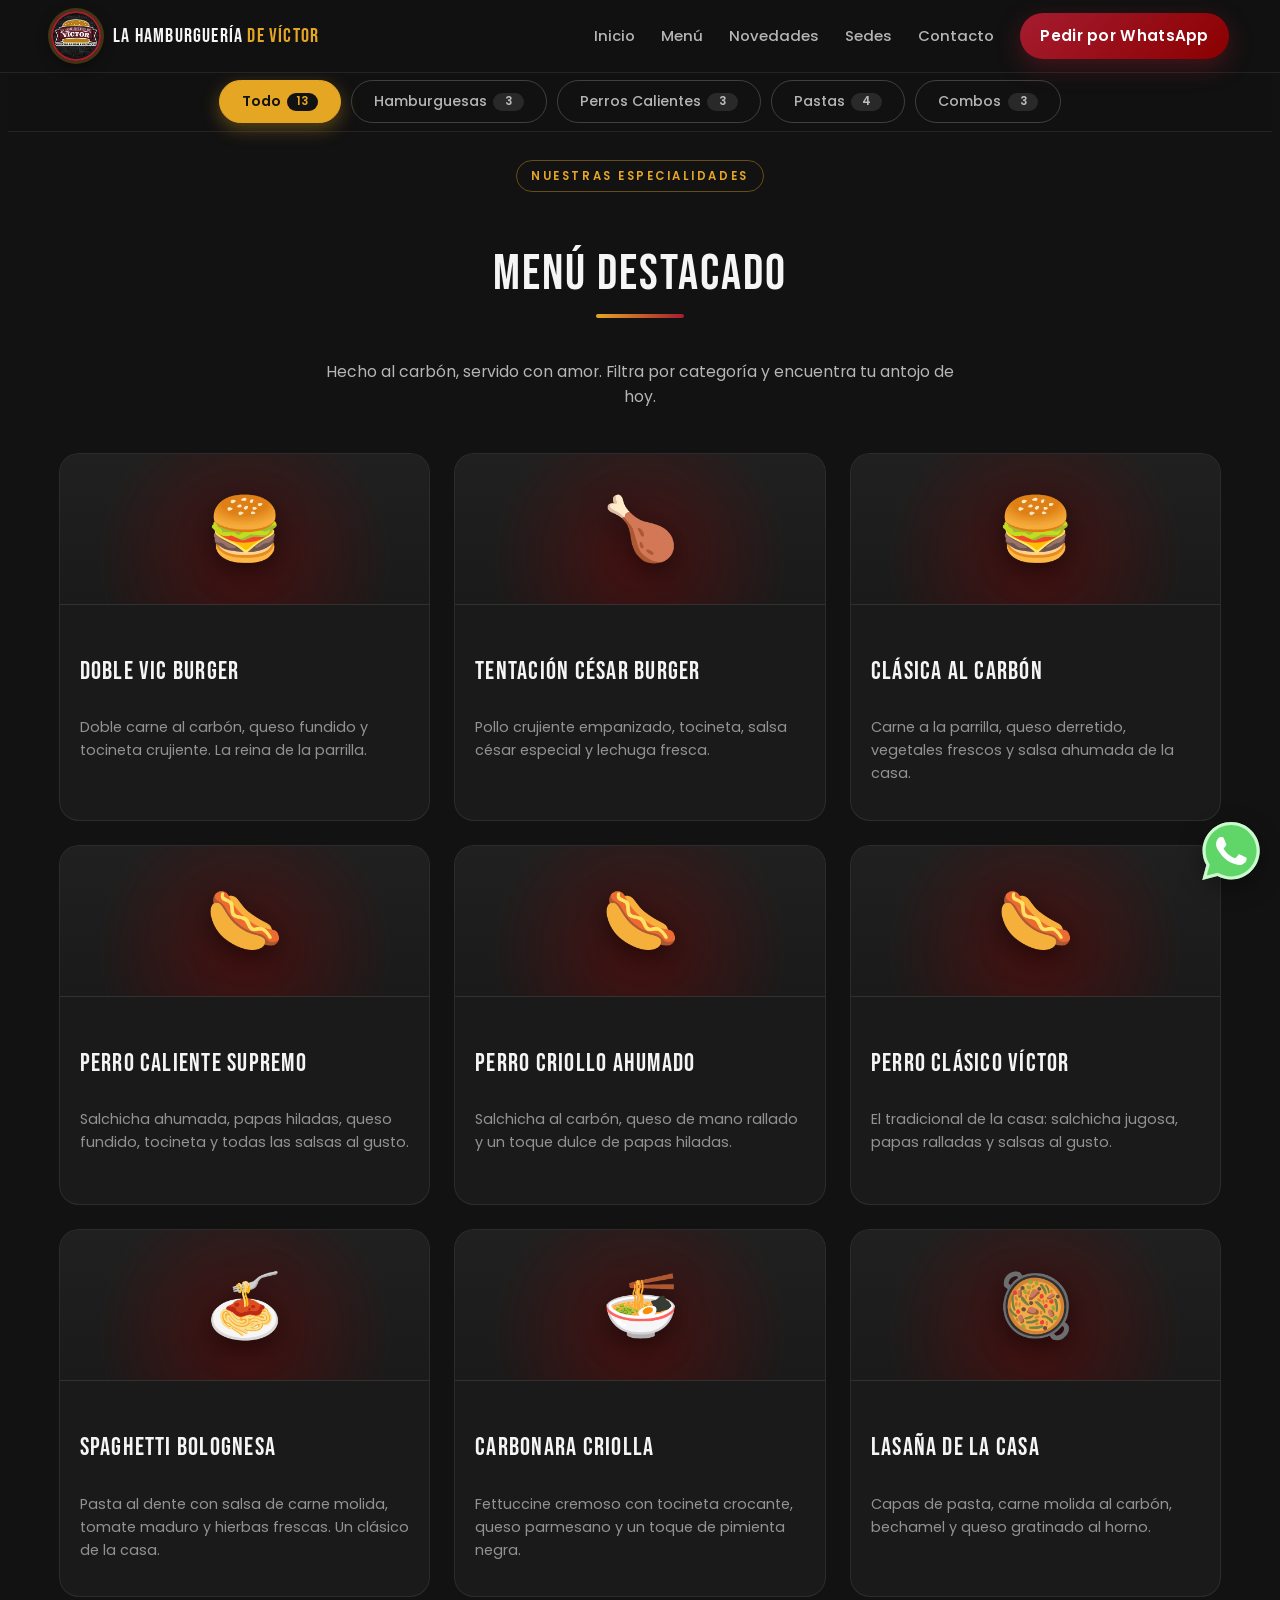
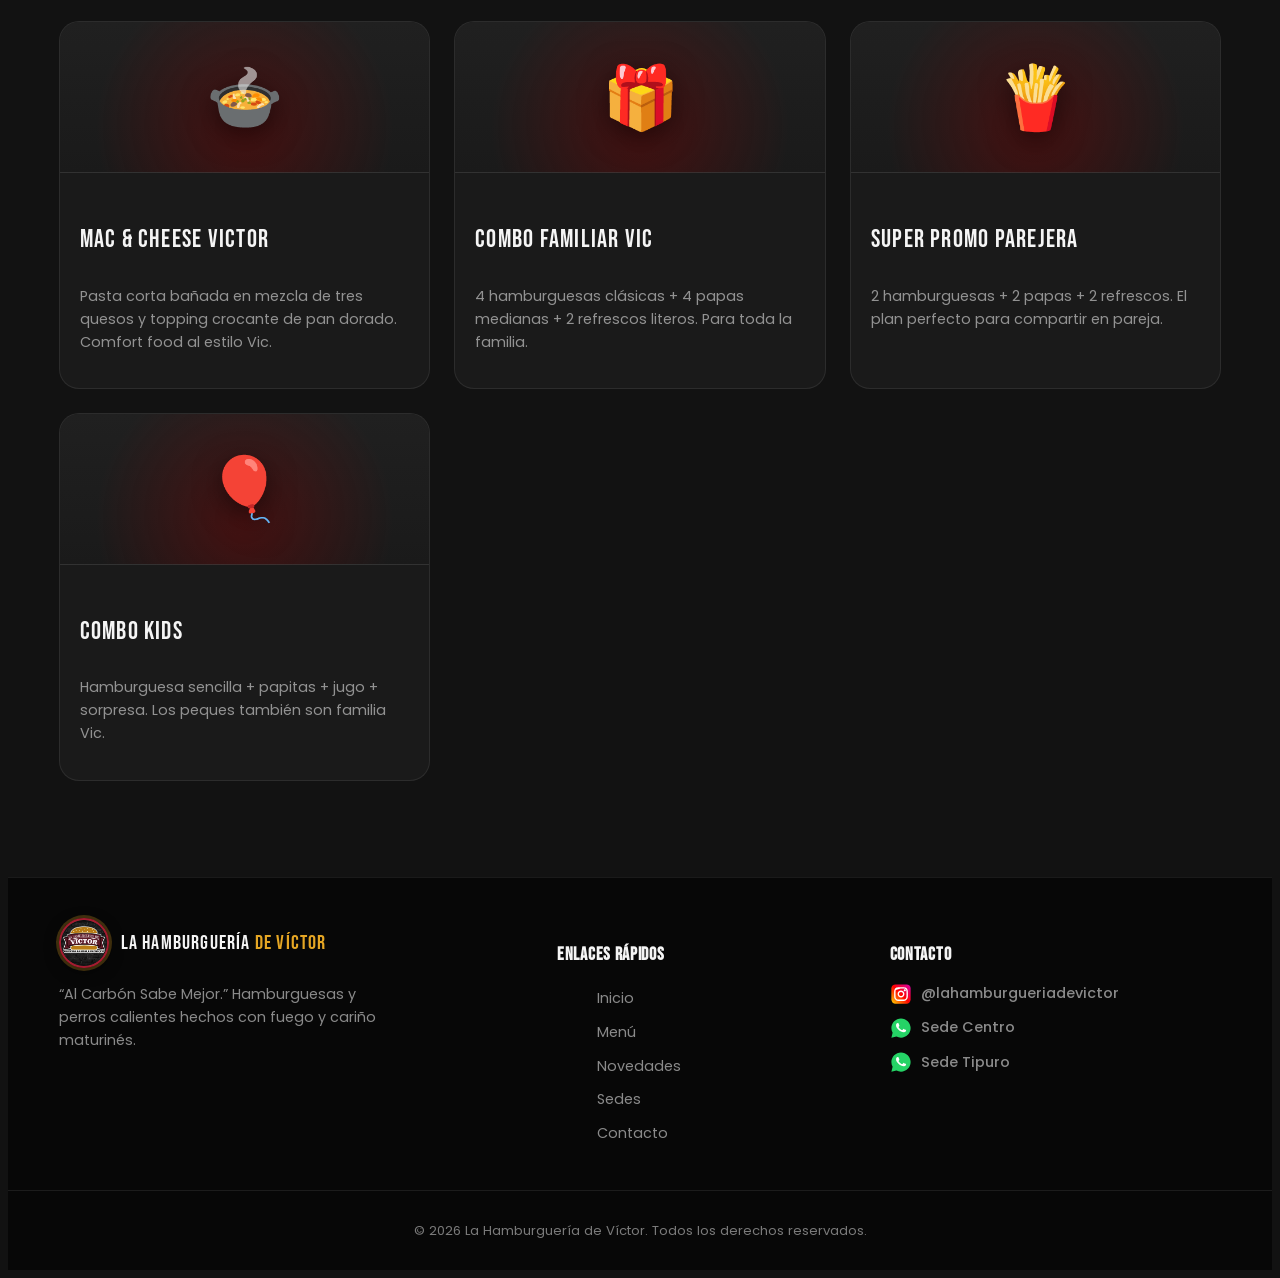
<file: menu.html>
<!DOCTYPE html>
<html lang="es">
<head>
  <meta charset="UTF-8" />
  <meta name="viewport" content="width=device-width, initial-scale=1.0" />
  <meta name="description" content="Menú de La Hamburguería de Víctor | Al Carbón Sabe Mejor. Hamburguesas, perros calientes, arepas y lunchs en Maturín." />
  <meta name="theme-color" content="#121212" />
  <link rel="icon" type="image/png" sizes="32x32" href="assets/favicon-32x32.png" />
  <link rel="apple-touch-icon" href="assets/logo_circular.webp" />
  <title>Menú | La Hamburguería de Víctor</title>
  <link rel="preconnect" href="https://fonts.googleapis.com" />
  <link rel="preconnect" href="https://fonts.gstatic.com" crossorigin />
  <link href="https://fonts.googleapis.com/css2?family=Bebas+Neue&family=Poppins:wght@300;400;500;600;700&display=swap" rel="stylesheet" />
  <link rel="stylesheet" href="styles.css" />
</head>
<body>
  <a class="skip-link" href="#menu">Saltar al contenido principal</a>

  <header class="navbar" id="navbar">
    <div class="container nav-inner">
      <a href="index.html#inicio" class="brand" aria-label="La Hamburguería de Víctor — Ir al inicio">
        <span class="brand-logo" aria-hidden="true"><img src="assets/logo_circular.webp" alt="" width="46" height="46" loading="lazy" /></span>
        <span class="brand-text">La Hamburguería <strong>de Víctor</strong></span>
      </a>
      <nav class="nav-menu" id="navMenu" aria-label="Navegación principal">
        <a href="index.html#inicio" class="nav-link">Inicio</a>
        <a href="menu.html" class="nav-link active">Menú</a>
        <a href="index.html#novedades" class="nav-link">Novedades</a>
        <a href="index.html#sedes" class="nav-link">Sedes</a>
        <a href="index.html#contacto" class="nav-link">Contacto</a>
        <a href="https://wa.me/584249023408?text=%C2%A1Hola!%20Quiero%20hacer%20un%20pedido%20en%20La%20Hamburguer%C3%ADa%20de%20V%C3%ADctor%20%F0%9F%8D%94"
           class="btn btn-primary nav-cta" target="_blank" rel="noopener">Pedir por WhatsApp</a>
      </nav>
      <button class="nav-toggle" id="navToggle" aria-expanded="false" aria-controls="navMenu" aria-label="Abrir menú de navegación">
        <span></span><span></span><span></span>
      </button>
    </div>
  </header>

  <main>
    <div class="filters" role="group" aria-label="Filtros de categoría del menú" id="menuFilters">
      <div class="container filters-inner">
        <button class="filter-btn active" data-filter="all">Todo <span class="filter-count">0</span></button>
        <button class="filter-btn" data-filter="hamburguesas">Hamburguesas <span class="filter-count">0</span></button>
        <button class="filter-btn" data-filter="perros">Perros Calientes <span class="filter-count">0</span></button>
        <button class="filter-btn" data-filter="pastas">Pastas <span class="filter-count">0</span></button>
        <button class="filter-btn" data-filter="combos">Combos <span class="filter-count">0</span></button>
      </div>
    </div>

    <section class="section menu" id="menu">
      <div class="container">
        <header class="section-head reveal visible">
          <span class="kicker">Nuestras Especialidades</span>
          <h2>Menú Destacado</h2>
          <p>Hecho al carbón, servido con amor. Filtra por categoría y encuentra tu antojo de hoy.</p>
        </header>

        <div class="menu-grid" id="menuGrid">
          <!-- HAMBURGUESAS -->
          <article class="card reveal visible" data-category="hamburguesas">
            <div class="card-media"><span class="card-emoji">🍔</span></div>
            <div class="card-body">
              <h3>Doble Vic Burger</h3>
              <p>Doble carne al carbón, queso fundido y tocineta crujiente. La reina de la parrilla.</p>
            </div>
          </article>

          <article class="card reveal visible" data-category="hamburguesas">
            <div class="card-media"><span class="card-emoji">🍗</span></div>
            <div class="card-body">
              <h3>Tentación César Burger</h3>
              <p>Pollo crujiente empanizado, tocineta, salsa césar especial y lechuga fresca.</p>
            </div>
          </article>

          <article class="card reveal visible" data-category="hamburguesas">
            <div class="card-media"><span class="card-emoji">🍔</span></div>
            <div class="card-body">
              <h3>Clásica al Carbón</h3>
              <p>Carne a la parrilla, queso derretido, vegetales frescos y salsa ahumada de la casa.</p>
            </div>
          </article>

          <!-- PERROS CALIENTES -->
          <article class="card reveal visible" data-category="perros">
            <div class="card-media"><span class="card-emoji">🌭</span></div>
            <div class="card-body">
              <h3>Perro Caliente Supremo</h3>
              <p>Salchicha ahumada, papas hiladas, queso fundido, tocineta y todas las salsas al gusto.</p>
            </div>
          </article>

          <article class="card reveal visible" data-category="perros">
            <div class="card-media"><span class="card-emoji">🌭</span></div>
            <div class="card-body">
              <h3>Perro Criollo Ahumado</h3>
              <p>Salchicha al carbón, queso de mano rallado y un toque dulce de papas hiladas.</p>
            </div>
          </article>

          <article class="card reveal visible" data-category="perros">
            <div class="card-media"><span class="card-emoji">🌭</span></div>
            <div class="card-body">
              <h3>Perro Clásico Víctor</h3>
              <p>El tradicional de la casa: salchicha jugosa, papas ralladas y salsas al gusto.</p>
            </div>
          </article>

          <!-- PASTAS -->
          <article class="card reveal visible" data-category="pastas">
            <div class="card-media"><span class="card-emoji">🍝</span></div>
            <div class="card-body">
              <h3>Spaghetti Bolognesa</h3>
              <p>Pasta al dente con salsa de carne molida, tomate maduro y hierbas frescas. Un clásico de la casa.</p>
            </div>
          </article>

          <article class="card reveal visible" data-category="pastas">
            <div class="card-media"><span class="card-emoji">🍜</span></div>
            <div class="card-body">
              <h3>Carbonara Criolla</h3>
              <p>Fettuccine cremoso con tocineta crocante, queso parmesano y un toque de pimienta negra.</p>
            </div>
          </article>

          <article class="card reveal visible" data-category="pastas">
            <div class="card-media"><span class="card-emoji">🥘</span></div>
            <div class="card-body">
              <h3>Lasaña de la Casa</h3>
              <p>Capas de pasta, carne molida al carbón, bechamel y queso gratinado al horno.</p>
            </div>
          </article>

          <article class="card reveal visible" data-category="pastas">
            <div class="card-media"><span class="card-emoji">🍲</span></div>
            <div class="card-body">
              <h3>Mac &amp; Cheese Victor</h3>
              <p>Pasta corta bañada en mezcla de tres quesos y topping crocante de pan dorado. Comfort food al estilo Vic.</p>
            </div>
          </article>

          <!-- COMBOS -->
          <article class="card reveal visible" data-category="combos">
            <div class="card-media"><span class="card-emoji">🎁</span></div>
            <div class="card-body">
              <h3>Combo Familiar Vic</h3>
              <p>4 hamburguesas clásicas + 4 papas medianas + 2 refrescos literos. Para toda la familia.</p>
            </div>
          </article>

          <article class="card reveal visible" data-category="combos">
            <div class="card-media"><span class="card-emoji">🍟</span></div>
            <div class="card-body">
              <h3>Super Promo Parejera</h3>
              <p>2 hamburguesas + 2 papas + 2 refrescos. El plan perfecto para compartir en pareja.</p>
            </div>
          </article>

          <article class="card reveal visible" data-category="combos">
            <div class="card-media"><span class="card-emoji">🎈</span></div>
            <div class="card-body">
              <h3>Combo Kids</h3>
              <p>Hamburguesa sencilla + papitas + jugo + sorpresa. Los peques también son familia Vic.</p>
            </div>
          </article>
        </div>
      </div>
    </section>
  </main>

  <!-- ============ FOOTER ============ -->
  <footer class="footer">
    <div class="container footer-grid">
      <div class="footer-brand">
        <a href="index.html#inicio" class="brand" aria-label="La Hamburguería de Víctor">
          <span class="brand-logo" aria-hidden="true"><img src="assets/logo_circular.webp" alt="" width="46" height="46" loading="lazy" /></span>
          <span class="brand-text">La Hamburguería <strong>de Víctor</strong></span>
        </a>
        <p>“Al Carbón Sabe Mejor.” Hamburguesas y perros calientes hechos con fuego y cariño maturinés.</p>
      </div>

      <nav class="footer-links" aria-label="Enlaces del pie de página">
        <h4>Enlaces rápidos</h4>
        <ul>
          <li><a href="index.html#inicio">Inicio</a></li>
          <li><a href="menu.html">Menú</a></li>
          <li><a href="index.html#novedades">Novedades</a></li>
          <li><a href="index.html#sedes">Sedes</a></li>
          <li><a href="index.html#contacto">Contacto</a></li>
        </ul>
      </nav>

      <div class="footer-contact">
        <h4>Contacto</h4>
        <div class="footer-canales">
          <a href="https://www.instagram.com/lahamburgueriadevictor/" target="_blank" rel="noopener">
            <svg viewBox="0 0 32 32" aria-hidden="true" width="22" height="22">
              <defs>
                <linearGradient id="igf0_menu" x1="0%" y1="100%" x2="100%" y2="0%"><stop offset="0%" stop-color="#ffd600"/><stop offset="50%" stop-color="#ff0100"/><stop offset="100%" stop-color="#d800b1"/></linearGradient>
              </defs>
              <rect x="2" y="2" width="28" height="28" rx="6" fill="url(#igf0_menu)"/>
              <path d="M23 10.5C23 11.3284 22.3284 12 21.5 12C20.6716 12 20 11.3284 20 10.5C20 9.67157 20.6716 9 21.5 9C22.3284 9 23 9.67157 23 10.5Z" fill="white"/>
              <path fill-rule="evenodd" clip-rule="evenodd" d="M16 21C18.7614 21 21 18.7614 21 16C21 13.2386 18.7614 11 16 11C13.2386 11 11 13.2386 11 16C11 18.7614 13.2386 21 16 21ZM16 19C17.6569 19 19 17.6569 19 16C19 14.3431 17.6569 13 16 13C14.3431 13 13 14.3431 13 16C13 17.6569 14.3431 19 16 19Z" fill="white"/>
              <path fill-rule="evenodd" clip-rule="evenodd" d="M6 15.6C6 12.2397 6 10.5595 6.65396 9.27606C7.2292 8.14708 8.14708 7.2292 9.27606 6.65396C10.5595 6 12.2397 6 15.6 6H16.4C19.7603 6 21.4405 6 22.7239 6.65396C23.8529 7.2292 24.7708 8.14708 25.346 9.27606C26 10.5595 26 12.2397 26 15.6V16.4C26 19.7603 26 21.4405 25.346 22.7239C24.7708 23.8529 23.8529 24.7708 22.7239 25.346C21.4405 26 19.7603 26 16.4 26H15.6C12.2397 26 10.5595 26 9.27606 25.346C8.14708 24.7708 7.2292 23.8529 6.65396 22.7239C6 21.4405 6 19.7603 6 16.4V15.6ZM15.6 8H16.4C18.1132 8 19.2777 8.00156 20.1779 8.0751C21.0548 8.14674 21.5032 8.27659 21.816 8.43597C22.5686 8.81947 23.1805 9.43139 23.564 10.184C23.7234 10.4968 23.8533 10.9452 23.9249 11.8221C23.9984 12.7223 24 13.8868 24 15.6V16.4C24 18.1132 23.9984 19.2777 23.9249 20.1779C23.8533 21.0548 23.7234 21.5032 23.564 21.816C23.1805 22.5686 22.5686 23.1805 21.816 23.564C21.5032 23.7234 21.0548 23.8533 20.1779 23.9249C19.2777 23.9984 18.1132 24 16.4 24H15.6C13.8868 24 12.7223 23.9984 11.8221 23.9249C10.9452 23.8533 10.4968 23.7234 10.184 23.564C9.43139 23.1805 8.81947 22.5686 8.43597 21.816C8.27659 21.5032 8.14674 21.0548 8.0751 20.1779C8.00156 19.2777 8 18.1132 8 16.4V15.6C8 13.8868 8.00156 12.7223 8.0751 11.8221C8.14674 10.9452 8.27659 10.4968 8.43597 10.184" fill="white"/>
            </svg>
            <span>@lahamburgueriadevictor</span>
          </a>
          <a href="https://wa.me/584249023408" target="_blank" rel="noopener">
            <svg viewBox="0 0 32 32" aria-hidden="true" width="22" height="22">
              <path fill-rule="evenodd" clip-rule="evenodd" d="M16 30C23.732 30 30 23.732 30 16C30 8.26801 23.732 2 16 2C8.26801 2 2 8.26801 2 16C2 18.5109 2.661 20.8674 3.81847 22.905L2 30L9.31486 28.3038C11.3014 29.3854 13.5789 30 16 30Z" fill="#25D366"/>
              <path d="M12.5 9.5C12.1672 8.83 11.6565 8.89 11.1407 8.89C10.2188 8.89 8.78125 9.99 8.78125 12.05C8.78125 13.73 9.52345 15.58 12.0244 18.34C14.438 21 17.6094 22.37 20.2422 22.33C22.875 22.28 23.4167 20.02 23.4167 19.25C23.4167 18.91 23.2062 18.74 23.0613 18.7C22.1641 18.27 20.5093 17.46 20.1328 17.31C19.7563 17.16 19.5597 17.37 19.4375 17.48C19.0961 17.8 18.4193 18.76 18.1875 18.98C17.9558 19.19 17.6103 19.08 17.4665 19C16.9374 18.79 15.5029 18.15 14.3595 17.04C12.9453 15.67 12.8623 15.2 12.5959 14.78C12.3828 14.44 12.5392 14.24 12.6172 14.15C12.9219 13.8 13.3426 13.25 13.5313 12.98C13.7199 12.71 13.5702 12.3 13.4727 12.1C13.375 11.9 12.8328 10.17 12.5 9.5Z" fill="white"/>
            </svg>
            <span>Sede Centro</span>
          </a>
          <a href="https://wa.me/584128391771" target="_blank" rel="noopener">
            <svg viewBox="0 0 32 32" aria-hidden="true" width="22" height="22">
              <path fill-rule="evenodd" clip-rule="evenodd" d="M16 30C23.732 30 30 23.732 30 16C30 8.26801 23.732 2 16 2C8.26801 2 2 8.26801 2 16C2 18.5109 2.661 20.8674 3.81847 22.905L2 30L9.31486 28.3038C11.3014 29.3854 13.5789 30 16 30Z" fill="#25D366"/>
              <path d="M12.5 9.5C12.1672 8.83 11.6565 8.89 11.1407 8.89C10.2188 8.89 8.78125 9.99 8.78125 12.05C8.78125 13.73 9.52345 15.58 12.0244 18.34C14.438 21 17.6094 22.37 20.2422 22.33C22.875 22.28 23.4167 20.02 23.4167 19.25C23.4167 18.91 23.2062 18.74 23.0613 18.7C22.1641 18.27 20.5093 17.46 20.1328 17.31C19.7563 17.16 19.5597 17.37 19.4375 17.48C19.0961 17.8 18.4193 18.76 18.1875 18.98C17.9558 19.19 17.6103 19.08 17.4665 19C16.9374 18.79 15.5029 18.15 14.3595 17.04C12.9453 15.67 12.8623 15.2 12.5959 14.78C12.3828 14.44 12.5392 14.24 12.6172 14.15C12.9219 13.8 13.3426 13.25 13.5313 12.98C13.7199 12.71 13.5702 12.3 13.4727 12.1C13.375 11.9 12.8328 10.17 12.5 9.5Z" fill="white"/>
            </svg>
            <span>Sede Tipuro</span>
          </a>
        </div>
      </div>
    </div>

    <div class="footer-bottom">
      <div class="container footer-bottom-inner">
        <p>© <span id="year"></span> La Hamburguería de Víctor. Todos los derechos reservados.</p>
      </div>
    </div>
  </footer>

  <!-- ============ WIDGET FLOTANTE DE WHATSAPP ============ -->
  <div class="wa-widget" id="waWidget">
    <div class="wa-panel" id="waPanel" role="dialog" aria-labelledby="waTitle" aria-modal="false">
      <header class="wa-head">
        <h3 id="waTitle">¿Listo para pedir? 🔥</h3>
        <p id="waItem">Selecciona tu sede más cercana y te atendemos al instante por WhatsApp.</p>
        <button class="wa-close" id="waClose" aria-label="Cerrar panel de pedido">✕</button>
      </header>
      <div class="wa-options">
        <button class="wa-option" data-sede="Bicentenario">
          <strong>📍 Sede Bicentenario</strong>
          <span>Av. Bicentenario, diagonal E/S Nueva Avenida. Local #199</span>
          <span class="wa-phone">📞 0424-902-3408</span>
        </button>
        <button class="wa-option" data-sede="Tipuro">
          <strong>📍 Sede Tipuro</strong>
          <span>C.C. Terrazas del Norte, Tipuro. Local 8-9</span>
          <span class="wa-phone">📞 0412-839-1771</span>
        </button>
      </div>
      <p class="wa-note">🕒 Lun a Dom · 12:00 PM a 11:00 PM · Respuesta inmediata</p>
    </div>

    <button class="wa-fab" id="waFab" aria-expanded="false" aria-controls="waPanel" aria-label="Abrir pedido por WhatsApp">
      <svg xmlns="http://www.w3.org/2000/svg" width="36" height="36" viewBox="0 0 92 93" fill="none" aria-hidden="true" focusable="false">
        <mask id="wa-bubble-clip-menu" fill="white">
          <path d="M0.383437 46.081C0.381204 54.2018 2.48974 62.1312 6.49907 69.1203L0 93L24.2839 86.5923C31.0005 90.2719 38.5259 92.2 46.1733 92.2005H46.1934C71.4388 92.2005 91.9892 71.5273 92 46.1173C92.0048 33.8044 87.2443 22.226 78.595 13.5151C69.9471 4.805 58.4459 0.00561945 46.1915 0C20.9431 0 0.394233 20.6721 0.38381 46.081" />
        </mask>
        <path d="M0.383437 46.081C0.381204 54.2018 2.48974 62.1312 6.49907 69.1203L0 93L24.2839 86.5923C31.0005 90.2719 38.5259 92.2 46.1733 92.2005H46.1934C71.4388 92.2005 91.9892 71.5273 92 46.1173C92.0048 33.8044 87.2443 22.226 78.595 13.5151C69.9471 4.805 58.4459 0.00561945 46.1915 0C20.9431 0 0.394233 20.6721 0.38381 46.081" fill="url(#wa-bubble-grad-menu)" />
        <path d="M6.49907 69.1203L11.3236 70.4334L11.8684 68.4317L10.8361 66.6324L6.49907 69.1203ZM0 93L-4.82451 91.687L-7.09905 100.044L1.27567 97.8345L0 93ZM24.2839 86.5923L26.6861 82.2072L24.9368 81.2489L23.0082 81.7578L24.2839 86.5923ZM46.1733 92.2005L46.1729 97.2005H46.1733V92.2005ZM92 46.1173L97 46.1194V46.1193L92 46.1173ZM78.595 13.5151L75.0467 17.038L75.0469 17.0381L78.595 13.5151ZM46.1915 0L46.1938 -5H46.1915V0ZM-4.61656 46.0796C-4.61904 55.069 -2.28434 63.8574 2.16203 71.6083L10.8361 66.6324C7.26381 60.4051 5.38144 53.3346 5.38344 46.0823L-4.61656 46.0796ZM1.67456 67.8073L-4.82451 91.687L4.82451 94.313L11.3236 70.4334L1.67456 67.8073ZM1.27567 97.8345L25.5595 91.4269L23.0082 81.7578L-1.27567 88.1655L1.27567 97.8345ZM21.8816 90.9774C29.3334 95.0598 37.6847 97.1999 46.1729 97.2005L46.1737 87.2005C39.3671 87.2 32.6676 85.484 26.6861 82.2072L21.8816 90.9774ZM46.1733 97.2005H46.1934V87.2005H46.1733V97.2005ZM46.1934 97.2005C74.2297 97.2005 96.988 74.2597 97 46.1194L87 46.1152C86.9904 68.795 68.648 87.2005 46.1934 87.2005V97.2005ZM97 46.1193C97.0053 32.4903 91.726 19.6434 82.143 9.99218L75.0469 17.0381C82.7625 24.8087 87.0043 35.1184 87 46.1153L97 46.1193ZM82.1432 9.99233C72.5596 0.339718 59.7831 -4.99377 46.1938 -5L46.1892 5C57.1087 5.00501 67.3347 9.27029 75.0467 17.038L82.1432 9.99233ZM46.1915 -5C18.1525 -5 -4.60465 17.9395 -4.61619 46.0789L5.38381 46.083C5.39311 23.4047 23.7337 5 46.1915 5V-5Z" fill="#E2FFE4" fill-opacity="0.84" mask="url(#wa-bubble-clip-menu)" />
        <path d="M34.4576 26.0905C33.5544 24.1027 32.6039 24.0626 31.745 24.0278C31.0417 23.9978 30.2377 24 29.4344 24C28.6304 24 27.3241 24.2995 26.2199 25.4934C25.1146 26.6883 22 29.576 22 35.4493C22 41.3226 26.3202 46.999 26.9225 47.7963C27.5255 48.5921 35.2627 61.0305 47.5166 65.8156C57.7007 69.7922 59.7732 69.0013 61.9835 68.8019C64.1941 68.6032 69.1166 65.9149 70.1208 63.1273C71.1258 60.3401 71.1258 57.9509 70.8245 57.4516C70.5232 56.9542 69.7192 56.6555 68.5135 56.0587C67.3079 55.462 61.3804 52.5735 60.2755 52.1751C59.1702 51.777 58.3666 51.5784 57.5625 52.7737C56.7585 53.9672 54.4499 56.6555 53.7462 57.4516C53.0432 58.2496 52.3395 58.3489 51.1343 57.7518C49.9279 57.1529 46.0453 55.8938 41.4389 51.8272C37.8549 48.6629 35.4353 44.7553 34.732 43.5599C34.0287 42.3665 34.6567 41.7195 35.2612 41.1246C35.8029 40.5898 36.4672 39.7306 37.0706 39.0338C37.6717 38.3366 37.8723 37.8392 38.2743 37.0431C38.6767 36.2462 38.4753 35.549 38.1744 34.9519C37.8723 34.3548 35.5296 28.4508 34.4576 26.0905Z" fill="white" />
        <defs>
          <linearGradient id="wa-bubble-grad-menu" x1="4600" y1="9300" x2="4600" y2="0" gradientUnits="userSpaceOnUse">
            <stop stop-color="#1FAF38" />
            <stop offset="1" stop-color="#60D669" />
          </linearGradient>
        </defs>
      </svg>
    </button>
  </div>

  <!-- ============ BOTÓN FLOTANTE: VOLVER ARRIBA ============ -->
  <button class="to-top" id="toTop" aria-label="Volver arriba" title="Volver arriba">
    <svg viewBox="0 0 24 24" width="24" height="24" fill="none" stroke="currentColor" stroke-width="2.5" stroke-linecap="round" stroke-linejoin="round" aria-hidden="true"><path d="M12 19V5"/><path d="m5 12 7-7 7 7"/></svg>
  </button>

  <script src="script.js"></script>
</body>
</html>
</file>
<file: styles.css>
/* =========================================================
    LA HAMBURGUERÍA DE VÍCTOR — styles.css
    Urban Diner / Dark Mode Premium · Mobile-First
    ========================================================= */

/* ---------- 1. VARIABLES & RESET ---------- */
:root {
  color-scheme: dark;
  --carbon:      #121212;
  --carbon-2:    #1A1A1A;
  --carbon-3:    #202020;
  --wine:        #8B0000;
  --wine-2:      #A51C30;
  --mustard:     #E5A624;
  --gold:        #F1B814;
  --chalk:       #F5F5F5;
  --wa-green:    #25D366;
  --txt-muted:   rgba(245, 245, 245, .72);
  --txt-soft:    rgba(245, 245, 245, .55);
  --line:        rgba(245, 245, 245, .08);
  --radius-xl:   28px;
  --radius-lg:   24px;
  --radius-card: 20px;
  --radius-md:   16px;
  --radius-sm:   12px;
  --radius-xs:   8px;
  --radius-pill: 999px;
  --shadow-card: 0 20px 40px rgba(0, 0, 0, .45);
  --font-display: 'Bebas Neue', Impact, sans-serif;
  --font-body: 'Poppins', system-ui, sans-serif;
  --nav-h: 72px;
}

html { scroll-behavior: smooth; }

body {
  overflow-x: clip;
}

body {
  font-family: var(--font-body);
  background: var(--carbon);
  color: var(--chalk);
  line-height: 1.6;
  -webkit-font-smoothing: antialiased;
}

img, svg { display: block; max-width: 100%; }
a { color: inherit; text-decoration: none; }
ul { list-style: none; }
button { font-family: inherit; cursor: pointer; border: 0; background: none; color: inherit; }

::selection { background: var(--wine-2); color: var(--chalk); }

  ::-webkit-scrollbar { width: 10px; }
  ::-webkit-scrollbar-track { background: var(--carbon); }
  ::-webkit-scrollbar-thumb { background: var(--mustard); border-radius: var(--radius-xs); }

:focus-visible { outline: 2px solid var(--mustard); outline-offset: 3px; border-radius: 4px; }

.skip-link {
  position: absolute; left: -999px; top: 0; z-index: 999;
  background: var(--mustard); color: var(--carbon);
  padding: 10px 18px; border-radius: 0 0 var(--radius-sm) 0; font-weight: 600;
}
.skip-link:focus { left: 0; }

.container { width: min(1320px, 92%); margin-inline: auto; }

.section { padding: 72px 0; scroll-margin-top: calc(var(--nav-h) + 20px); }

/* ---------- 2. TIPOGRAFÍA DE SECCIÓN ---------- */
.section-head { text-align: center; max-width: 640px; margin: 0 auto 44px; }
.kicker {
  display: inline-block; font-size: .72rem; font-weight: 600;
  letter-spacing: .22em; text-transform: uppercase;
  color: var(--mustard); border: 1px solid rgba(229, 166, 36, .4);
  padding: 6px 14px; border-radius: 999px; margin-bottom: 14px;
}
.section-head h2 {
  font-family: var(--font-display);
  font-size: clamp(2.1rem, 5.5vw, 3.1rem);
  letter-spacing: .04em; line-height: 1.05; font-weight: 400;
}
.section-head h2::after {
  content: ''; display: block; width: 88px; height: 4px; margin: 14px auto 0;
  background: linear-gradient(90deg, var(--mustard), var(--wine-2));
  border-radius: 4px;
}
.section-head p { color: var(--txt-muted); margin-top: 14px; font-size: .98rem; }

/* ---------- 3. BOTONES ---------- */
.btn {
  display: inline-flex; align-items: center; justify-content: center; gap: 8px;
  padding: 14px 26px; border-radius: 999px;
  font-weight: 600; font-size: .95rem; letter-spacing: .02em;
  transition: transform .25s ease, box-shadow .25s ease, background .25s ease, color .25s ease, border-color .25s ease;
  white-space: nowrap;
}
.btn-primary {
  background: linear-gradient(135deg, var(--wine-2), var(--wine));
  color: #fff; box-shadow: 0 8px 24px rgba(165, 28, 48, .35);
}
.btn-primary:hover { transform: translateY(-3px); box-shadow: 0 14px 30px rgba(165, 28, 48, .5); filter: brightness(1.12); }
.btn-secondary {
  background: transparent; color: var(--mustard);
  border: 2px solid var(--mustard);
}
.btn-secondary:hover { background: var(--mustard); color: var(--carbon); transform: translateY(-3px); }
.btn-ghost {
  border: 1px solid rgba(245, 245, 245, .25); color: var(--chalk);
  background: rgba(245, 245, 245, .03);
}
.btn-ghost:hover { border-color: var(--mustard); color: var(--mustard); transform: translateY(-2px); }
.btn-sm { padding: 9px 18px; font-size: .82rem; }

/* ---------- 4. NAVBAR ---------- */
.navbar {
  position: fixed; top: 0; left: 0; right: 0; z-index: 100;
  background: rgba(18, 18, 18, .95);
  backdrop-filter: blur(12px); -webkit-backdrop-filter: blur(12px);
  border-bottom: 1px solid var(--line);
  transition: transform .4s cubic-bezier(0.16, 1, 0.3, 1), box-shadow .4s ease;
}
.navbar.nav-hidden {
  transform: translateY(-100%);
}
.navbar.scrolled { box-shadow: 0 10px 30px rgba(0, 0, 0, .5); }
.nav-inner { display: flex; align-items: center; justify-content: space-between; height: var(--nav-h); }

.brand { display: inline-flex; align-items: center; gap: 12px; }
.brand-logo {
  width: 46px; height: 46px; border-radius: 50%;
  display: grid; place-items: center; font-size: 22px;
  background: radial-gradient(circle at 35% 30%, #3a3a3a, #161616);
  border: 2px solid var(--wine-2);
  box-shadow: 0 0 0 3px rgba(229, 166, 36, .25), 0 4px 14px rgba(0,0,0,.5);
  overflow: hidden; flex-shrink: 0;
}
.brand-logo img { width: 100%; height: 100%; object-fit: cover; border-radius: 50%; }
.brand-text {
  font-family: var(--font-display); font-size: 1.25rem;
  letter-spacing: .06em; line-height: 1; color: var(--chalk);
}
.brand-text strong { color: var(--mustard); font-weight: 400; }

.nav-menu {
  position: fixed; top: var(--nav-h); right: 0;
  height: calc(100vh - var(--nav-h));
  width: min(320px, 85vw);
  background: #161616; border-left: 1px solid var(--line);
  display: flex; flex-direction: column; gap: 4px;
  padding: 28px 26px; z-index: 90;
  transform: translateX(100%);
  visibility: hidden;
  transition: transform .35s cubic-bezier(.77, 0, .18, 1), visibility .35s ease;
}
.navbar.menu-open .nav-menu { transform: translateX(0); visibility: visible; }
.nav-link {
  padding: 13px 0; font-size: 1.02rem; font-weight: 500;
  color: var(--txt-muted); border-bottom: 1px dashed rgba(245,245,245,.1);
  transition: color .25s ease, transform .25s ease;
}
.nav-link:hover, .nav-link.active { color: var(--mustard); transform: translateX(6px); }
.nav-cta { margin-top: 22px; }

.nav-toggle { display: flex; flex-direction: column; gap: 5px; padding: 8px; z-index: 95; }
.nav-toggle span {
  width: 26px; height: 3px; border-radius: 3px;
  background: var(--chalk); transition: transform .3s ease, opacity .3s ease;
}
.navbar.menu-open .nav-toggle span:nth-child(1) { transform: translateY(8px) rotate(45deg); }
.navbar.menu-open .nav-toggle span:nth-child(2) { opacity: 0; }
.navbar.menu-open .nav-toggle span:nth-child(3) { transform: translateY(-8px) rotate(-45deg); }

/* ---------- 5. HERO ---------- */
.hero {
  position: relative;
  min-height: 100vh;
  min-height: 100svh;
  display: flex;
  align-items: center;
  padding: clamp(60px, 8vh, 100px) 0 40px;
  overflow: hidden;
  scroll-margin-top: var(--nav-h);
  background: #000;
}
.hero::before {
  content: '';
  position: absolute;
  inset: 0;
  background: radial-gradient(circle at 15% 40%, rgba(229, 166, 36, 0.18), transparent 45%);
  pointer-events: none;
  z-index: 1;
  animation: heroGlowPulse 7s ease-in-out infinite alternate;
}
@keyframes heroGlowPulse {
  0% { opacity: 0.3; transform: scale(1); }
  50% { opacity: 0.75; transform: scale(1.05); }
  100% { opacity: 0.4; transform: scale(1); }
}

.hero-grid { display: grid; grid-template-columns: 1fr 1fr; gap: 40px; align-items: center; position: relative; z-index: 2; width: 100%; min-height: calc(100vh - var(--nav-h) - 40px); min-height: calc(100svh - var(--nav-h) - 40px); }

.hero-copy {
  background: transparent;
  backdrop-filter: none;
  -webkit-backdrop-filter: none;
  border: none;
  border-radius: 0;
  padding: 0 0 20px clamp(5.5rem, 12vw, 11rem);
  box-shadow: none;
  position: relative;
  margin-top: -100px;
}
.hero-copy::before {
  display: none;
}

.hero h1 {
  font-family: var(--font-display); font-weight: 400;
  font-size: clamp(2.8rem, 8.5vw, 4.8rem);
  line-height: 1.02; letter-spacing: .03em;
}
.hero h1 .accent {
  color: #FFE600;
  text-shadow:
    0 0 8px rgba(255, 230, 0, 0.8),
    0 0 20px rgba(255, 230, 0, 0.5),
    0 0 35px rgba(255, 230, 0, 0.3);
}
.hero-sub { color: var(--txt-muted); margin-top: 18px; max-width: 52ch; font-size: 1.02rem; }
.hero-ctas { display: flex; flex-wrap: wrap; gap: 14px; margin-top: 30px; }

/* --- Indicador Abierto / Cerrado en vivo --- */
.hero-micro {
  display: inline-flex; align-items: center; flex-wrap: wrap; gap: 12px;
  margin-top: 36px;
}
.hero-schedule { font-size: .82rem; color: var(--txt-soft); }
.status-indicator {
  display: inline-flex; align-items: center; gap: 8px;
  font-size: .75rem; font-weight: 600; letter-spacing: .05em; text-transform: uppercase;
  padding: 8px 16px; border-radius: 999px;
  background: rgba(229, 166, 36, .1); border: 1px solid rgba(229, 166, 36, .35);
  color: var(--mustard);
  transition: background .4s ease, border-color .4s ease, color .4s ease;
}
.status-indicator.open {
  background: rgba(37, 211, 102, .12); border-color: rgba(37, 211, 102, .45);
  color: var(--wa-green);
}
.status-indicator.closed {
  background: rgba(244, 67, 54, .12); border-color: rgba(244, 67, 54, .45);
  color: #EF5350;
}
.status-dot {
  width: 8px; height: 8px; border-radius: 50%; flex-shrink: 0;
  background: currentColor;
}
.status-indicator.open .status-dot {
  background: var(--wa-green);
  animation: statusPulseGreen 1.6s ease-out infinite;
}
.status-indicator.closed .status-dot {
  background: #EF5350;
  animation: statusPulseRed 1.6s ease-out infinite;
}
@keyframes statusPulseGreen {
  0%   { box-shadow: 0 0 0 0 rgba(37, 211, 102, .55); }
  70%  { box-shadow: 0 0 0 10px rgba(37, 211, 102, 0); }
  100% { box-shadow: 0 0 0 0 rgba(37, 211, 102, 0); }
}
@keyframes statusPulseRed {
  0%   { box-shadow: 0 0 0 0 rgba(239, 83, 80, .55); }
  70%  { box-shadow: 0 0 0 10px rgba(239, 83, 80, 0); }
  100% { box-shadow: 0 0 0 0 rgba(239, 83, 80, 0); }
}
@media (prefers-reduced-motion: reduce) {
  .status-indicator .status-dot { animation: none; }
}

/* --- Video hero --- */
.hero-visual {
  position: relative;
  width: 100%;
  height: min(520px, 68vh);
  overflow: hidden;
  display: flex;
  align-items: center;
  justify-content: center;
  border-radius: var(--radius-xl);
  border: none;
  box-shadow: 0 25px 50px -12px rgba(0, 0, 0, 0.7);
  margin-top: -140px;
}
.hero-visual video {
  width: 100%;
  height: 100%;
  object-fit: cover;
  object-position: center;
  display: block;
  border-radius: var(--radius-lg);
  filter: none;
  mix-blend-mode: lighten;
}

@media (max-width: 899px) {
  .hero-visual video {
    mix-blend-mode: normal;
  }
}
@keyframes floaty { 0%, 100% { transform: translateY(0); } 50% { transform: translateY(-12px); } }

/* ---------- 6. MENÚ / FILTROS / CARDS ---------- */
.section.menu {
  padding-top: calc(var(--nav-h) + 20px);
}
.filters {
  position: sticky; top: var(--nav-h); z-index: 90;
  background: rgba(18, 18, 18, 0.95);
  backdrop-filter: blur(12px);
  -webkit-backdrop-filter: blur(12px);
  padding: 8px 0; border-bottom: 1px solid var(--line);
  transition: top .4s cubic-bezier(0.16, 1, 0.3, 1);
  margin-bottom: 0;
}
.filters-inner {
  display: flex; flex-wrap: wrap; justify-content: center; gap: 10px;
}
body.nav-hidden-active .filters {
  top: 0;
}
.filter-btn {
  padding: 10px 22px; border-radius: 999px; font-size: .88rem; font-weight: 500;
  border: 1px solid rgba(245, 245, 245, .2); color: var(--txt-muted);
  transition: all .25s ease;
  display: inline-flex; align-items: center; justify-content: center;
}
.filter-btn:hover { border-color: var(--mustard); color: var(--mustard); }
.filter-btn.active {
  background: var(--mustard); border-color: var(--mustard);
  color: var(--carbon); font-weight: 600;
  box-shadow: 0 6px 18px rgba(229, 166, 36, .35);
}
.filter-count {
  display: inline-flex; align-items: center; justify-content: center;
  min-width: 18px; height: 18px; margin-left: 0.4rem; padding: 0 0.4rem;
  font-size: 0.72rem; font-weight: 600; line-height: 1;
  color: var(--txt-muted); background: rgba(255, 255, 255, 0.1);
  border-radius: 10px; transition: all .25s ease;
}
.filter-btn:hover .filter-count {
  color: var(--mustard); background: rgba(229, 166, 36, 0.15);
}
.filter-btn.active .filter-count {
  background: var(--carbon); color: var(--mustard);
}

.menu-grid { display: grid; grid-template-columns: 1fr; gap: 24px; }

.card {
  background: var(--carbon-2); border: 1px solid var(--line);
  border-radius: var(--radius-card); overflow: hidden;
  transition: transform .35s ease, box-shadow .35s ease, border-color .35s ease;
}
.card:hover {
  transform: translateY(-8px);
  border-color: rgba(229, 166, 36, .5);
  box-shadow: var(--shadow-card);
}
.card.hidden { display: none; }
.card.pop { animation: cardIn .45s ease; }
@keyframes cardIn { from { opacity: 0; transform: translateY(14px) scale(.97); } to { opacity: 1; transform: none; } }

.card-media {
  position: relative; height: 150px; display: grid; place-items: center;
  background:
    radial-gradient(circle at 50% 70%, rgba(139, 0, 0, .38), transparent 70%),
    linear-gradient(180deg, var(--carbon-3), var(--carbon-2));
  border-bottom: 1px solid var(--line);
}
.card-emoji { font-size: 62px; filter: drop-shadow(0 8px 14px rgba(0,0,0,.55)); transition: transform .35s ease; }
.card:hover .card-emoji { transform: scale(1.18) rotate(-6deg); }
.card-badge {
  position: absolute; top: 12px; left: 12px;
  background: linear-gradient(135deg, var(--wine-2), var(--wine));
  color: #fff; font-size: .72rem; font-weight: 600;
  letter-spacing: .12em; text-transform: uppercase;
  padding: 5px 12px; border-radius: 999px;
}
.card-body { padding: 22px 20px 20px; }
.card-body h3 {
  font-family: var(--font-display); font-weight: 400;
  font-size: 1.55rem; letter-spacing: .05em; color: var(--chalk);
}
.card-body p { color: var(--txt-soft); font-size: .9rem; margin-top: 8px; min-height: 62px; }
.card-foot { display: flex; align-items: center; justify-content: space-between; margin-top: 16px; gap: 10px; }
.tag {
  font-size: .72rem; font-weight: 600; letter-spacing: .14em; text-transform: uppercase;
  color: var(--mustard); border: 1px solid rgba(229, 166, 36, .4);
  padding: 5px 12px; border-radius: 999px;
}

/* ---------- 7. NOVEDADES / CARRUSEL DESTACADO ---------- */
.novedades {
  background: radial-gradient(circle at 10% 20%, rgba(138, 28, 40, 0.15) 0%, transparent 50%),
              radial-gradient(circle at 90% 80%, rgba(229, 166, 36, 0.1) 0%, transparent 50%),
              #121212;
  border-block: 1px solid var(--line);
  overflow: hidden;
  position: relative;
  padding: 80px 0;
}

.novedades-card {
  position: relative;
  display: grid;
  grid-template-columns: 1fr 1fr;
  align-items: center;
  gap: 48px;
  background: rgba(26, 26, 26, 0.65);
  backdrop-filter: blur(16px);
  -webkit-backdrop-filter: blur(16px);
  border: 1px solid rgba(255, 255, 255, 0.12);
  border-radius: 32px;
  padding: 56px;
  box-shadow: 0 30px 60px rgba(0, 0, 0, 0.4), inset 0 1px 0 rgba(255, 255, 255, 0.15);
  overflow: hidden;
}

.novedades-glow-bg {
  position: absolute;
  top: -40%;
  right: -20%;
  width: 500px;
  height: 500px;
  background: radial-gradient(circle, rgba(229, 166, 36, 0.18) 0%, rgba(138, 28, 40, 0) 70%);
  filter: blur(60px);
  pointer-events: none;
}

.carousel-left {
  display: flex;
  flex-direction: column;
  align-items: flex-start;
  gap: 20px;
  z-index: 2;
}

.novedades-badge {
  display: inline-flex;
  align-items: center;
  gap: 8px;
  padding: 6px 16px;
  background: rgba(229, 166, 36, 0.12);
  border: 1px solid rgba(229, 166, 36, 0.35);
  border-radius: 999px;
  color: var(--mustard);
  font-size: 0.85rem;
  font-weight: 700;
  text-transform: uppercase;
  letter-spacing: 0.08em;
}

.text-gradient {
  background: linear-gradient(135deg, var(--mustard), #ff7b25);
  -webkit-background-clip: text;
  -webkit-text-fill-color: transparent;
}

.carousel-title {
  font-family: var(--font-display);
  font-size: clamp(2.2rem, 3.8vw, 3.2rem);
  line-height: 1.1;
  letter-spacing: .01em;
  color: #FFFFFF;
  text-transform: uppercase;
  margin: 0;
  text-align: left;
}

.carousel-static-text {
  font-size: 1.05rem;
  line-height: 1.75;
  color: #b0b0b0;
  margin: 0;
  max-width: 90%;
}

.novedades-actions {
  display: flex;
  align-items: center;
  margin-top: 12px;
}

.carousel-dots-wrapper {
  display: flex;
  align-items: center;
  justify-content: center;
  gap: 16px;
  width: 100%;
}

.carousel-dots {
  display: flex;
  align-items: center;
  justify-content: center;
  gap: 8px;
}

.nav-mobile { display: none !important; }
.nav-desktop { display: grid !important; }

@media (max-width: 899px) {
  .nav-desktop { display: none !important; }
  .nav-mobile { display: grid !important; }
  .footer-contact {
    text-align: center;
  }
  .footer-canales {
    justify-content: center;
    align-items: center;
  }
}

.carousel-dots .dot {
  width: 12px;
  height: 12px;
  border-radius: 50%;
  background: rgba(255, 255, 255, 0.2);
  border: none;
  cursor: pointer;
  transition: all 0.3s cubic-bezier(0.4, 0, 0.2, 1);
  padding: 0;
}

.carousel-dots .dot.active {
  width: 32px;
  border-radius: 12px;
  background: linear-gradient(90deg, var(--mustard), #ff7b25);
  box-shadow: 0 0 12px rgba(229, 166, 36, 0.4);
}

.carousel-right {
  display: flex;
  justify-content: center;
  align-items: center;
  z-index: 2;
  width: 100%;
}

.t-card-wrapper {
  position: relative;
  width: 100%;
  display: flex;
  align-items: center;
  justify-content: center;
  gap: 16px;
}

.t-card-container {
  display: flex;
  flex-direction: column;
  align-items: center;
  gap: 16px;
  width: 100%;
  max-width: 340px;
}

.t-card {
  position: relative;
  width: 100%;
  height: 380px;
  border-radius: 24px;
  border: 1px solid rgba(255, 255, 255, 0.2);
  overflow: hidden;
  background: #000;
  box-shadow: 0 20px 40px rgba(0, 0, 0, 0.6), 0 0 30px rgba(229, 166, 36, 0.15);
  transition: transform 0.4s ease, box-shadow 0.4s ease;
}

.t-card:hover {
  transform: translateY(-4px);
  box-shadow: 0 25px 50px rgba(0, 0, 0, 0.7), 0 0 40px rgba(229, 166, 36, 0.25);
}

.t-card-slide {
  position: absolute;
  inset: 0;
  opacity: 0;
  transform: scale(1.06);
  transition: opacity 0.6s cubic-bezier(0.4, 0, 0.2, 1), transform 0.6s cubic-bezier(0.4, 0, 0.2, 1);
  pointer-events: none;
}

.t-card-slide.active {
  opacity: 1;
  transform: scale(1);
  pointer-events: auto;
}

.t-card-slide img, .t-card-slide video {
  width: 100%;
  height: 100%;
  object-fit: cover;
  object-position: center;
  display: block;
}

.slide-overlay {
  position: absolute;
  bottom: 0;
  left: 0;
  right: 0;
  padding: 32px 24px 24px;
  background: linear-gradient(180deg, transparent 0%, rgba(0, 0, 0, 0.85) 60%, rgba(0, 0, 0, 0.95) 100%);
  display: flex;
  flex-direction: column;
  gap: 6px;
  transform: translateY(10px);
  transition: transform 0.4s ease;
}

.t-card-slide.active .slide-overlay {
  transform: translateY(0);
}

.slide-tag {
  font-size: 0.75rem;
  font-weight: 700;
  text-transform: uppercase;
  letter-spacing: 0.08em;
  color: var(--mustard);
}

.slide-title {
  font-family: var(--font-body);
  font-size: 1.25rem;
  font-weight: 700;
  color: #fff;
  margin: 0;
  line-height: 1.3;
}

.t-nav {
  width: 48px;
  height: 48px;
  border-radius: 50%;
  display: grid;
  place-items: center;
  cursor: pointer;
  background: rgba(18, 18, 18, 0.75);
  backdrop-filter: blur(8px);
  -webkit-backdrop-filter: blur(8px);
  border: 1px solid rgba(255, 255, 255, 0.25);
  color: #fff;
  transition: all 0.25s ease;
  box-shadow: 0 4px 12px rgba(0, 0, 0, 0.3);
  flex-shrink: 0;
}

.t-nav:hover {
  background: var(--mustard);
  border-color: var(--mustard);
  color: #000;
  transform: scale(1.1);
  box-shadow: 0 6px 16px rgba(229, 166, 36, 0.4);
}

.t-nav:active {
  transform: scale(0.95);
}

@media (max-width: 992px) {
  .novedades-card {
    grid-template-columns: 1fr;
    padding: 36px 24px;
    gap: 36px;
  }
  .carousel-static-text {
    max-width: 100%;
  }
  .t-card-wrapper {
    max-width: 100%;
  }
  .t-card {
    height: 380px;
  }
}
@media (min-width: 992px) {
  .t-card { height: 440px; }
}

/* ---------- 8. SEDES ---------- */
.sedes-grid { display: grid; grid-template-columns: 1fr; gap: 26px; }
.sede-card {
  position: relative; overflow: hidden;
  background: linear-gradient(180deg, var(--carbon-2), #161616);
  border: 1px solid var(--line); border-radius: var(--radius-lg);
  padding: 30px 26px; transition: transform .35s ease, border-color .35s ease, box-shadow .35s ease;
}
.sede-card:hover { transform: translateY(-6px); border-color: rgba(229,166,36,.4); box-shadow: var(--shadow-card); }
.sede-head { display: flex; align-items: center; gap: 14px; margin-bottom: 18px; }
.sede-num {
  background: linear-gradient(135deg, var(--wine-2), var(--wine));
  color: #fff; font-size: .7rem; font-weight: 600;
  letter-spacing: .16em; text-transform: uppercase;
  padding: 6px 14px; border-radius: 999px;
}
.sede-head h3 { font-family: var(--font-display); font-weight: 400; font-size: 1.6rem; letter-spacing: .05em; }
@media (min-width: 768px) {
  .sede-head h3 { font-size: 2rem; }
}
.sede-info li {
  display: flex; gap: 12px; align-items: flex-start;
  padding: 12px 0; border-bottom: 1px dashed rgba(245,245,245,.12);
  color: var(--txt-muted); font-size: .93rem;
}
.sede-info li:last-child { border-bottom: 0; }
.sede-actions { display: flex; flex-wrap: wrap; gap: 12px; margin-top: 22px; }

/* ---------- 9. INSTAGRAM BENTO GRID ---------- */
section.instagram-bento {
  width: min(1200px, 92%);
  margin-inline: auto;
  margin-bottom: 64px;
  display: flex; justify-content: space-between; align-items: stretch; gap: 36px;
  background: radial-gradient(circle at 85% 15%, rgba(165,28,48,.28), transparent 55%), var(--carbon-2);
  border: 1px solid var(--line); border-radius: var(--radius-xl); padding: 40px 44px;
}
@media (max-width: 900px) {
  .carousel-container {
    grid-template-columns: 1fr;
    gap: 32px;
    padding: 32px 24px;
    text-align: center;
  }
  .carousel-left {
    align-items: center;
    text-align: center;
  }
  .carousel-title {
    text-align: center;
  }
  .carousel-right {
    justify-content: center;
    width: 100%;
  }
}

@media (max-width: 768px) {
  section.instagram-bento { flex-direction: column; padding: 36px 22px; gap: 32px; }
  .profile-card { flex: 1 1 auto; }
  .gallery-grid { grid-template-columns: 1fr; grid-template-rows: none; min-height: 0; }
  .gallery-grid .grid-item { grid-column: auto; grid-row: auto; min-height: 150px; }
}
.profile-card {
  flex: 0 0 340px;
  display: flex; flex-direction: column; justify-content: space-between; align-items: center;
  text-align: center; gap: 24px;
  padding: 8px 0;
}
.profile-card .subtitle {
  display: inline-block; font-size: .72rem; font-weight: 600;
  letter-spacing: .22em; text-transform: uppercase;
  color: var(--mustard); border: 1px solid rgba(229, 166, 36, .4);
  padding: 6px 14px; border-radius: var(--radius-pill);
}
.profile-card .username {
  font-family: var(--font-body); font-weight: 500;
  font-size: clamp(1.05rem, 2vw, 1.25rem);
  letter-spacing: .02em; line-height: 1.1; color: var(--txt-muted);
  white-space: nowrap; text-transform: lowercase;
  text-decoration: none; transition: color .25s ease;
}
.profile-card .username:hover {
  color: var(--mustard);
}
.profile-card .avatar {
  width: 150px; height: 150px; border-radius: 50%;
  border: 1px solid var(--line);
  background-color: var(--carbon-3);
  background-image: url('assets/logo_circular.webp');
  background-size: cover; background-position: center;
  box-shadow: 0 10px 30px rgba(0, 0, 0, .45);
}
.btn-follow {
  display: inline-flex; align-items: center; justify-content: center;
  padding: 13px 26px; border-radius: var(--radius-pill);
  background: transparent; border: 1px solid rgba(245, 245, 245, .25);
  color: var(--chalk); font-weight: 600; font-size: .95rem; letter-spacing: .02em;
  cursor: pointer;
  transition: transform .25s ease, box-shadow .25s ease, background .25s ease, border-color .25s ease, color .25s ease;
}
.btn-follow:hover {
  border-color: transparent; color: #fff; transform: translateY(-2px);
  background: linear-gradient(45deg, #f09433 0%, #e6683c 25%, #dc2743 50%, #cc2366 75%, #bc1888 100%);
  box-shadow: 0 12px 28px rgba(220, 39, 67, .35);
}
.gallery-grid {
  flex: 1;
  display: grid; grid-template-columns: 1fr 1fr 1fr; grid-template-rows: 1fr 1fr;
  gap: 16px; min-height: 440px; height: 440px;
}
.grid-item {
  border-radius: var(--radius-md); border: 1px solid var(--line);
  display: grid; place-items: center; font-size: 42px; overflow: hidden;
  background: linear-gradient(145deg, var(--carbon-3), #171717);
  transition: transform .3s ease, border-color .3s ease;
}
.grid-item:hover { transform: scale(1.02); border-color: rgba(229,166,36,.5); }
.item-tall { grid-row: 1 / 3; grid-column: 1 / 2; font-size: 64px; }
.item-tall img { width: 100%; height: 100%; object-fit: cover; }
.item-wide { grid-column: 2 / 4; grid-row: 1 / 2; font-size: 54px; }
.item-sq1  { grid-column: 2 / 3; grid-row: 2 / 3; }
.item-sq2  { grid-column: 3 / 4; grid-row: 2 / 3; }

/* ---------- 10. FOOTER ---------- */
.footer { background: #070707; border-top: 1px solid var(--line); }
.footer-grid {
  display: grid;
  grid-template-columns: 1fr;
  gap: 1.8rem;
  padding: 2.5rem 0 1.8rem;
  text-align: center;
  align-items: start;
}
@media (min-width: 900px) {
  .footer-grid {
    grid-template-columns: 1.6fr 1fr 1.2fr;
    gap: 3.5rem;
    text-align: left;
  }
}
.footer-brand p { color: var(--txt-soft); font-size: .9rem; margin: .6rem auto 1rem; max-width: 320px; }
@media (min-width: 900px) {
  .footer-brand p { margin: .6rem 0 1rem; }
}
.footer h4 {
  font-family: var(--font-display);
  font-size: 1.1rem;
  margin-bottom: .8rem;
  color: var(--chalk);
  letter-spacing: .04em;
}
.footer-links ul { display: grid; gap: .5rem; }
.footer-links a { color: var(--txt-soft); font-size: .9rem; transition: color .25s ease; }
.footer-links a:hover { color: var(--mustard); }

.footer-canales { display: grid; gap: .7rem; justify-content: center; }
@media (min-width: 900px) {
  .footer-canales { justify-content: start; }
}
.footer-canales a {
  display: inline-flex;
  align-items: center;
  justify-content: center;
  gap: .6rem;
  color: var(--txt-soft);
  font-size: .9rem;
  font-weight: 500;
  transition: color .25s ease;
}
@media (min-width: 900px) {
  .footer-canales a {
    justify-content: flex-start;
  }
}
.footer-canales a:hover { color: var(--mustard); text-decoration: underline; }
.footer-canales svg { width: 22px; height: 22px; flex-shrink: 0; }

.footer-bottom { border-top: 1px solid #1c1c1c; padding: 1rem 0; }
.footer-bottom-inner {
  display: flex;
  flex-direction: column;
  gap: .8rem;
  align-items: center;
  text-align: center;
}
.footer-bottom p { color: #7a7a7a; font-size: .82rem; }

/* ---------- 11. WIDGET FLOTANTE WHATSAPP ---------- */
.wa-widget { position: fixed; right: 20px; bottom: 20px; z-index: 200; }
.wa-fab {
  width: 58px; height: 58px; border-radius: 50%;
  background: transparent; display: grid; place-items: center;
  box-shadow: 0 8px 24px rgba(0, 0, 0, .35);
  transition: transform .25s ease, filter .25s ease; position: relative;
  border: 0; padding: 0; cursor: pointer;
}
.wa-fab svg { width: 58px; height: 58px; display: block; }
.wa-fab:hover { transform: translateY(-3px) scale(1.06); filter: drop-shadow(0 6px 12px rgba(31, 175, 56, .45)); }
.wa-fab:active { transform: scale(.96); }

.wa-panel {
  position: absolute; bottom: 78px; right: 0;
  width: min(320px, calc(100vw - 40px));
  background: var(--carbon-2); border: 1px solid rgba(245,245,245,.14);
  border-radius: var(--radius-card); overflow: hidden;
  box-shadow: 0 24px 60px rgba(0, 0, 0, .6);
  transform: scale(.6) translateY(14px); transform-origin: bottom right;
  opacity: 0; pointer-events: none;
  transition: transform .34s cubic-bezier(.16, 1, .3, 1), opacity .25s ease;
}
.wa-panel.open { transform: scale(1) translateY(0); opacity: 1; pointer-events: auto; }
.wa-head {
  position: relative; padding: 20px 18px;
  background: linear-gradient(135deg, var(--wine-2), var(--wine)); color: #fff;
}
.wa-head h3 { font-size: 1.12rem; font-weight: 600; }
.wa-head p { font-size: .84rem; color: rgba(255,255,255,.88); margin-top: 6px; padding-right: 24px; }
.wa-close {
  position: absolute; top: 10px; right: 10px;
  width: 28px; height: 28px; border-radius: 50%;
  background: rgba(0, 0, 0, .28); color: #fff; font-size: .8rem;
  transition: background .25s ease;
}
.wa-close:hover { background: rgba(0, 0, 0, .5); }
.wa-options { padding: 14px; display: grid; gap: 10px; }
.wa-option {
  text-align: left; padding: 14px;
  background: var(--carbon-3); border: 1px solid rgba(245,245,245,.1);
  border-radius: var(--radius-sm); transition: all .25s ease;
}
  .wa-option strong { display: block; color: var(--chalk); font-size: .95rem; }
  .wa-option span { display: block; font-size: .78rem; color: var(--txt-soft); margin-top: 4px; }
  .wa-option .wa-phone { color: var(--chalk); font-weight: 600; }
.wa-option:hover { border-color: var(--wa-green); background: #232323; transform: translateY(-2px); }
.wa-note { padding: 0 14px 16px; font-size: .76rem; color: var(--txt-soft); }

/* ---------- 11b. BOTÓN FLOTANTE: VOLVER ARRIBA ---------- */
.to-top {
  position: fixed; left: 20px; bottom: 20px; z-index: 200;
  width: 52px; height: 52px; border-radius: 50%;
  display: grid; place-items: center;
  color: #fff;
  background: linear-gradient(135deg, var(--wine-2), var(--wine));
  border: 1px solid rgba(229, 166, 36, .45);
  box-shadow: 0 10px 28px rgba(0, 0, 0, .55), 0 6px 18px rgba(139, 0, 0, .4);
  opacity: 0; visibility: hidden; transform: translateY(16px) scale(.85);
  transition: opacity .3s ease, transform .3s ease, visibility .3s ease,
              background .3s ease, box-shadow .3s ease, border-color .3s ease;
}
.to-top.show { opacity: 1; visibility: visible; transform: translateY(0) scale(1); }
.to-top:hover {
  background: linear-gradient(135deg, var(--mustard), var(--gold));
  color: var(--carbon); border-color: var(--mustard);
  transform: translateY(-4px);
  box-shadow: 0 14px 34px rgba(229, 166, 36, .4);
}
.to-top:active { transform: translateY(-1px) scale(.94); }

/* ---------- 12. SCROLL REVEAL ---------- */
.reveal { opacity: 0; transform: translateY(28px); transition: opacity .7s ease, transform .7s ease; }
.reveal.visible { opacity: 1; transform: none; }

/* ---------- 13. MEDIA QUERIES ---------- */
@media (max-width: 899px) {
  .hero-visual {
    box-shadow: none;
  }
  .hero {
    min-height: auto;
    padding: calc(var(--nav-h) + 20px) 0 40px;
  }
  .hero-grid {
    min-height: auto;
    gap: 24px;
    display: flex;
    flex-direction: column;
  }
  .hero-copy {
    margin-top: 0;
    padding: 0 16px;
    text-align: center;
  }
  .hero h1 {
    font-size: clamp(2.4rem, 10vw, 3.4rem);
  }
  .hero-sub {
    margin: 14px auto 0;
    font-size: 0.95rem;
  }
  .hero-ctas {
    justify-content: center;
  }
  .hero-ctas .btn {
    width: 100%;
    max-width: 320px;
  }
  .hero-micro {
    justify-content: center;
    margin-top: 24px;
  }
  .hero-visual {
    margin-top: 0;
    margin-left: 0;
    height: clamp(260px, 45vh, 380px);
    width: 100%;
    border-radius: var(--radius-lg);
  }
}

@media (max-width: 600px) {
  .filters {
    padding: 6px 0;
  }
  .filters-inner {
    flex-wrap: wrap;
    justify-content: center;
    gap: 6px;
    padding: 0;
    width: 95%;
  }
  .filter-btn {
    font-size: 0.75rem;
    padding: 6px 12px;
  }
  .filter-count {
    min-width: 16px;
    height: 16px;
    font-size: 0.65rem;
    margin-left: 0.25rem;
    padding: 0 0.25rem;
  }
  .section {
    padding: 48px 0;
  }
  .container {
    width: 90%;
  }
  .section-head {
    margin-bottom: 30px;
  }
  .novedades {
    padding: 48px 0;
  }
  .novedades-card {
    padding: 24px 16px;
    border-radius: 20px;
    gap: 24px;
  }
  .carousel-title {
    font-size: 2rem;
  }
  .carousel-static-text {
    font-size: 0.92rem;
  }
  .t-card-container {
    max-width: 100%;
    width: 100%;
  }
  .t-card {
    height: 320px;
    border-radius: 16px;
  }
  .t-nav {
    width: 38px;
    height: 38px;
  }
  .t-nav svg {
    width: 18px;
    height: 18px;
  }
  .sede-card {
    padding: 22px 18px;
  }
  .sede-actions .btn {
    width: 100%;
  }
  section.instagram-bento {
    padding: 28px 16px;
    border-radius: var(--radius-lg);
  }
  .profile-card .avatar {
    width: 110px;
    height: 110px;
  }
  .gallery-grid {
    height: auto;
    min-height: auto;
    gap: 12px;
  }
  .grid-item {
    min-height: 180px !important;
  }
  .wa-widget {
    right: 14px;
    bottom: 14px;
  }
  .wa-fab {
    width: 52px;
    height: 52px;
  }
  .wa-fab svg {
    width: 52px;
    height: 52px;
  }
  .to-top {
    left: 14px;
    bottom: 14px;
    width: 46px;
    height: 46px;
  }
  .to-top svg {
    width: 20px;
    height: 20px;
  }
}

@media (min-width: 640px) {
  .menu-grid { grid-template-columns: repeat(2, 1fr); }
}

@media (min-width: 900px) {
  .section { padding: 96px 0; }
  .nav-toggle { display: none; }
  .nav-menu {
    position: static; transform: none; height: auto; width: auto;
    flex-direction: row; align-items: center; gap: 26px;
    background: transparent; border: 0; padding: 0;
    visibility: visible;
  }
  .nav-link { padding: 0; border: 0; font-size: .93rem; position: relative; }
  .nav-link:hover, .nav-link.active { padding-left: 0; transform: none; }
  .nav-link::after {
    content: ''; position: absolute; left: 0; bottom: -6px;
    width: 100%; height: 2px; background: var(--mustard);
    transform: scaleX(0); transform-origin: left; transition: transform .3s ease;
  }
  .nav-link:hover::after, .nav-link.active::after { transform: scaleX(1); }
  .nav-cta { margin-top: 0; padding: 11px 20px; }

  .hero { padding: var(--nav-h) 0 0; min-height: 100vh; min-height: 100svh; }
  .hero-grid { grid-template-columns: 1fr 1fr; gap: 40px; }
  .menu-grid { grid-template-columns: repeat(3, 1fr); }
  .sedes-grid { grid-template-columns: repeat(2, 1fr); }
  .footer-grid { grid-template-columns: 1.6fr 1fr 1.2fr; gap: 3.5rem; }
  .f-extra { display: block; }
}

@media (min-width: 1024px) {
  .hero-visual { position: relative; inset: auto; margin-right: 0; }
}

@media (min-width: 1250px) {
  .hero-visual { position: relative; inset: auto; margin-right: 0; }
}

@media (min-width: 1500px) {
  .hero-visual { position: relative; inset: auto; margin-right: 0; }
}

/* ---------- 14. RESPONSIVE BENTO INSTAGRAM ---------- */
@media (max-width: 900px) {
  .carousel-container {
    grid-template-columns: 1fr;
    gap: 32px;
    padding: 32px 24px;
    text-align: center;
  }
  .carousel-left {
    align-items: center;
    text-align: center;
  }
  .carousel-title {
    text-align: center;
  }
  .carousel-right {
    justify-content: center;
    width: 100%;
  }
}

@media (max-width: 768px) {
  section.instagram-bento { flex-direction: column; padding: 36px 22px; gap: 32px; }
  .profile-card { flex: 1 1 auto; }
  .gallery-grid { grid-template-columns: 1fr; grid-template-rows: none; min-height: 0; }
  .gallery-grid .grid-item { grid-column: auto; grid-row: auto; min-height: 150px; }
}

/* ---------- 15. ACCESIBILIDAD: MOVIMIENTO REDUCIDO ---------- */
@media (prefers-reduced-motion: reduce) {
  html { scroll-behavior: auto; }
  *, *::before, *::after { animation-duration: .01ms !important; animation-iteration-count: 1 !important; transition-duration: .01ms !important; }
  .reveal { opacity: 1; transform: none; }
}

/* ---------- Lightbox ---------- */
.lightbox-overlay {
  display: none;
  position: fixed;
  inset: 0;
  z-index: 9999;
  background: rgba(0, 0, 0, .9);
  place-items: center;
}
.lightbox-overlay.open { display: grid; }
.lightbox-overlay img {
  max-width: 90vw;
  max-height: 90vh;
  border-radius: var(--radius-md);
  object-fit: contain;
}
.lightbox-overlay .lightbox-close {
  position: absolute;
  top: 20px; right: 20px;
  background: none;
  border: none;
  color: #fff;
  font-size: 32px;
  cursor: pointer;
  z-index: 10000;
}
</file>
